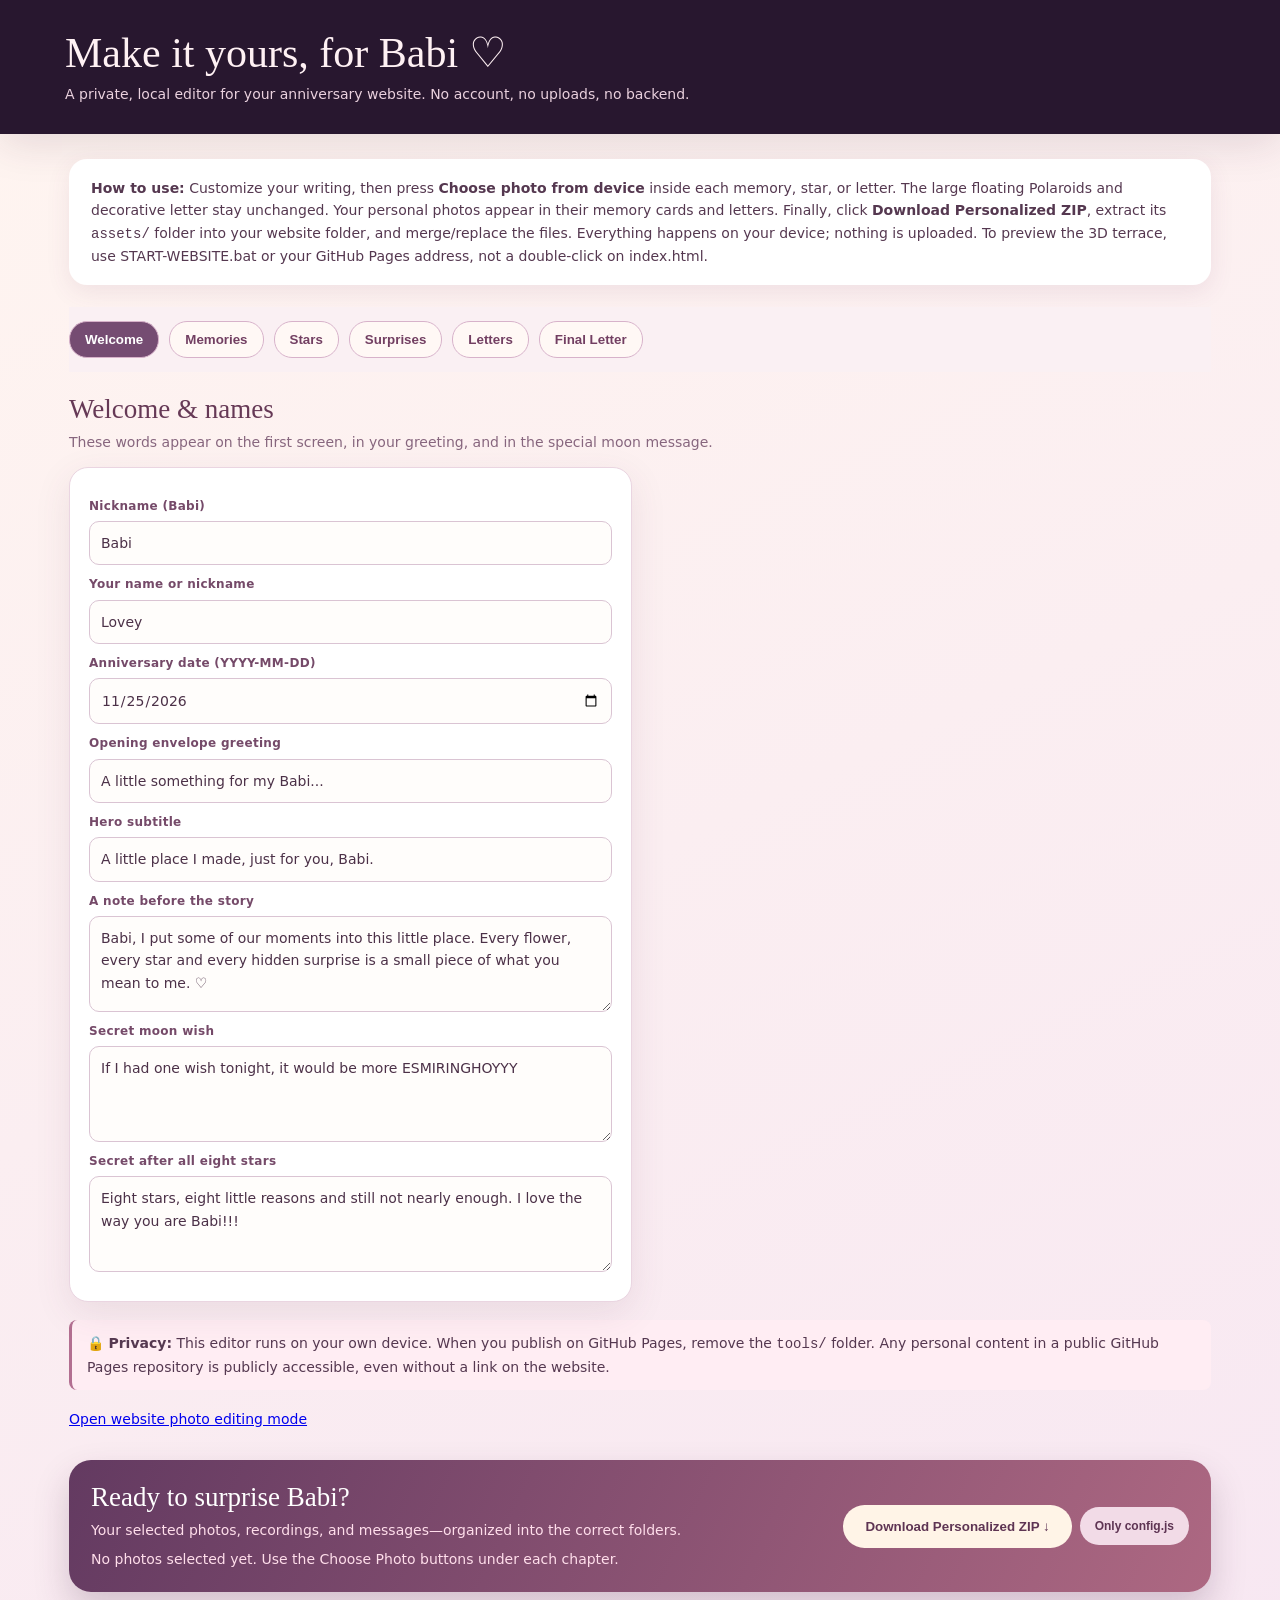
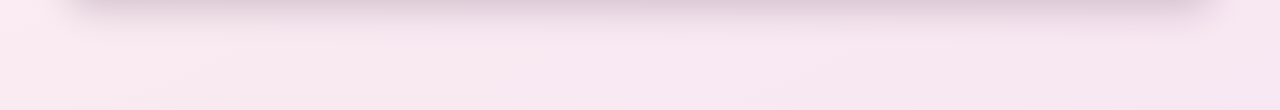
<file: tools/personalize.html>
<!doctype html>
<html lang="en">
<head>
<meta charset="utf-8"><meta name="viewport" content="width=device-width,initial-scale=1">
<meta name="robots" content="noindex,nofollow"><title>Personalize Babi's Anniversary Site</title>
<style>
:root{--night:#27172e;--rose:#efc7d6;--cream:#fff7f2;--ink:#553850;--muted:#876a81}
*{box-sizing:border-box}body{margin:0;background:linear-gradient(155deg,#fff5f0,#f7e7f2);font:14px/1.6 system-ui,"Segoe UI",sans-serif;color:var(--ink);min-height:100vh}.top{background:#28172f;color:#fff1f4;padding:28px max(22px,calc((100% - 1150px)/2));box-shadow:0 9px 40px #42213a22}.top h1{font:normal 42px/1.2 Georgia,serif;margin:0 0 5px}.top p{margin:0;color:#ead1de}.shell{max-width:1180px;margin:25px auto;padding:0 19px 45px}.steps{background:white;border-radius:18px;padding:18px 22px;margin:0 0 22px;box-shadow:0 7px 25px #6e3f6a19}.steps p{margin:0}.toolbar{display:flex;gap:10px;flex-wrap:wrap;position:sticky;top:0;background:#faf0f3e8;backdrop-filter:blur(13px);padding:14px 0;z-index:20}.tab{border:1px solid #d7b2ca;background:#fff8f5;border-radius:18px;padding:10px 15px;color:#723f62;cursor:pointer;font-weight:600}.tab[aria-selected=true]{background:#754c72;color:white}.panel{display:none}.panel.active{display:block}.intro{margin:0 0 13px;color:#87667e}.cards{display:grid;grid-template-columns:repeat(2,minmax(0,1fr));gap:16px}.edit-card,.basic{border:1px solid #ead5e1;border-radius:19px;padding:19px;background:#fff;box-shadow:0 11px 36px #5e37571a}.edit-card h3{font:normal 21px Georgia,serif;margin:0 0 12px;color:#663756}.group{display:flex;flex-direction:column;gap:5px;margin:10px 0}label{font-size:12px;letter-spacing:.3px;font-weight:650;color:#754a69}input,textarea,select{background:#fffdfb;border:1px solid #dac4d3;border-radius:10px;padding:10px 11px;font:inherit;color:#4c3148;width:100%;min-width:0}textarea{min-height:96px;resize:vertical}input:focus-visible,textarea:focus-visible,select:focus-visible{outline:3px solid #e3b3d1}small{color:var(--muted)}.editor-actions{display:flex;gap:9px;flex-wrap:wrap;margin:15px 0 10px}.action{border:0;background:#865b7d;color:white;border-radius:999px;padding:12px 19px;font-weight:650;cursor:pointer}.action.secondary{color:#754765;background:#ead5e2}.danger{border:1px solid #e5c1cc;background:#fff6f3;color:#a25370;border-radius:999px;padding:6px 14px;font-size:12px;cursor:pointer}.download{background:linear-gradient(115deg,#633a61,#ad6882);color:white;border-radius:22px;padding:22px;display:flex;align-items:center;justify-content:space-between;gap:18px;box-shadow:0 17px 35px #43244135;margin-top:30px;flex-wrap:wrap}.download h2{margin:0;font:normal 27px Georgia,serif}.download p{margin:6px 0 0;color:#ffdeeb}.download button{background:#fff4e7;color:#5e3453;border:0;border-radius:999px;padding:14px 22px;font-weight:800;cursor:pointer}.note{background:#ffedf3;border-left:3px solid #b36f91;padding:12px 15px;margin:18px 0;border-radius:8px}.photo-tip{display:block;margin-top:4px;color:#987189}.panel-title{font:normal 27px Georgia,serif;margin:22px 0 6px;color:#663956}.status{color:#7c476f;font-weight:600;min-height:22px}@media(max-width:700px){.top{padding:25px 20px}.top h1{font-size:33px}.cards{grid-template-columns:1fr}.toolbar{gap:7px}.tab{font-size:12px;padding:9px 12px}.download{align-items:stretch}.download button{width:100%}}
.media-tools{display:flex;gap:8px;align-items:center;flex-wrap:wrap;margin-top:6px}.media-picker{position:relative;display:inline-flex;align-items:center;justify-content:center;min-height:38px;padding:9px 14px;border-radius:10px;background:#fbe8f1;border:1px solid #d6a1bc;color:#854969;cursor:pointer;font-size:12px;letter-spacing:0;font-weight:750}.media-picker:hover{background:#f4d5e4}.media-file-input{position:absolute;inset:0;opacity:0;cursor:pointer}.selected-preview{display:flex;flex-wrap:wrap;gap:9px;margin-top:7px}.selected-tile{width:100px;display:flex;flex-direction:column;gap:4px}.selected-tile img,.existing-media-preview{width:100px;height:84px;object-fit:cover;object-position:center;border:2px solid white;border-radius:9px;box-shadow:0 3px 12px #4f264d24}.selected-tile span{display:grid;place-items:center;width:100px;height:84px;font-size:32px;background:#f5e4ed;border-radius:9px}.selected-tile small{font-size:9px;word-break:break-all;line-height:1.3}.existing-media{flex-basis:100%}.export-buttons{display:flex;gap:8px;align-items:center;flex-wrap:wrap}.download .quiet-export{background:#f2dbe7;font-size:12px;padding:12px 15px}.download button:disabled{opacity:.55;cursor:wait}.media-picker:focus-within{outline:3px solid #c288ae}.photo-tip{line-height:1.5}
@media(max-width:700px){.export-buttons{width:100%}.export-buttons button{width:100%}.media-picker{width:100%}}
</style>
<script src="../assets/js/config.js" defer></script>
<script src="editor.js" defer></script>
</head>
<body>
<header class="top"><h1>Make it yours, for Babi ♡</h1><p>A private, local editor for your anniversary website. No account, no uploads, no backend.</p></header>
<main class="shell">
 <section class="steps"><p><b>How to use:</b> Customize your writing, then press <b>Choose photo from device</b> inside each memory, star, or letter. The large floating Polaroids and decorative letter stay unchanged. Your personal photos appear in their memory cards and letters. Finally, click <b>Download Personalized ZIP</b>, extract its <code>assets/</code> folder into your website folder, and merge/replace the files. Everything happens on your device; nothing is uploaded. To preview the 3D terrace, use START-WEBSITE.bat or your GitHub Pages address, not a double-click on index.html.</p></section>
 <div class="toolbar" role="tablist" aria-label="Website chapters">
  <button class="tab" data-tab="basics" aria-selected="true" role="tab">Welcome</button>
  <button class="tab" data-tab="memories" role="tab">Memories</button>
  <button class="tab" data-tab="reasons" role="tab">Stars</button>
  <button class="tab" data-tab="gifts" role="tab">Surprises</button>
  <button class="tab" data-tab="openWhen" role="tab">Letters</button>
  <button class="tab" data-tab="final" role="tab">Final Letter</button>
 </div>
 <div id="editorPanels"></div>
 <p class="note">🔒 <b>Privacy:</b> This editor runs on your own device. When you publish on GitHub Pages, remove the <code>tools/</code> folder. Any personal content in a public GitHub Pages repository is publicly accessible, even without a link on the website.</p>
 <p><a href="../index.html?edit=1">Open website photo editing mode</a></p>
 <section class="download"><div><h2>Ready to surprise Babi?</h2><p>Your selected photos, recordings, and messages—organized into the correct folders.</p><p id="selectionStatus">No photos selected yet. Use the Choose Photo buttons under each chapter.</p></div><div class="export-buttons"><button type="button" id="downloadBundle">Download Personalized ZIP ↓</button><button type="button" id="downloadConfig" class="quiet-export">Only config.js</button></div></section>
 <p class="status" id="status" aria-live="polite"></p>
</main>
</body>
</html>
</file>
